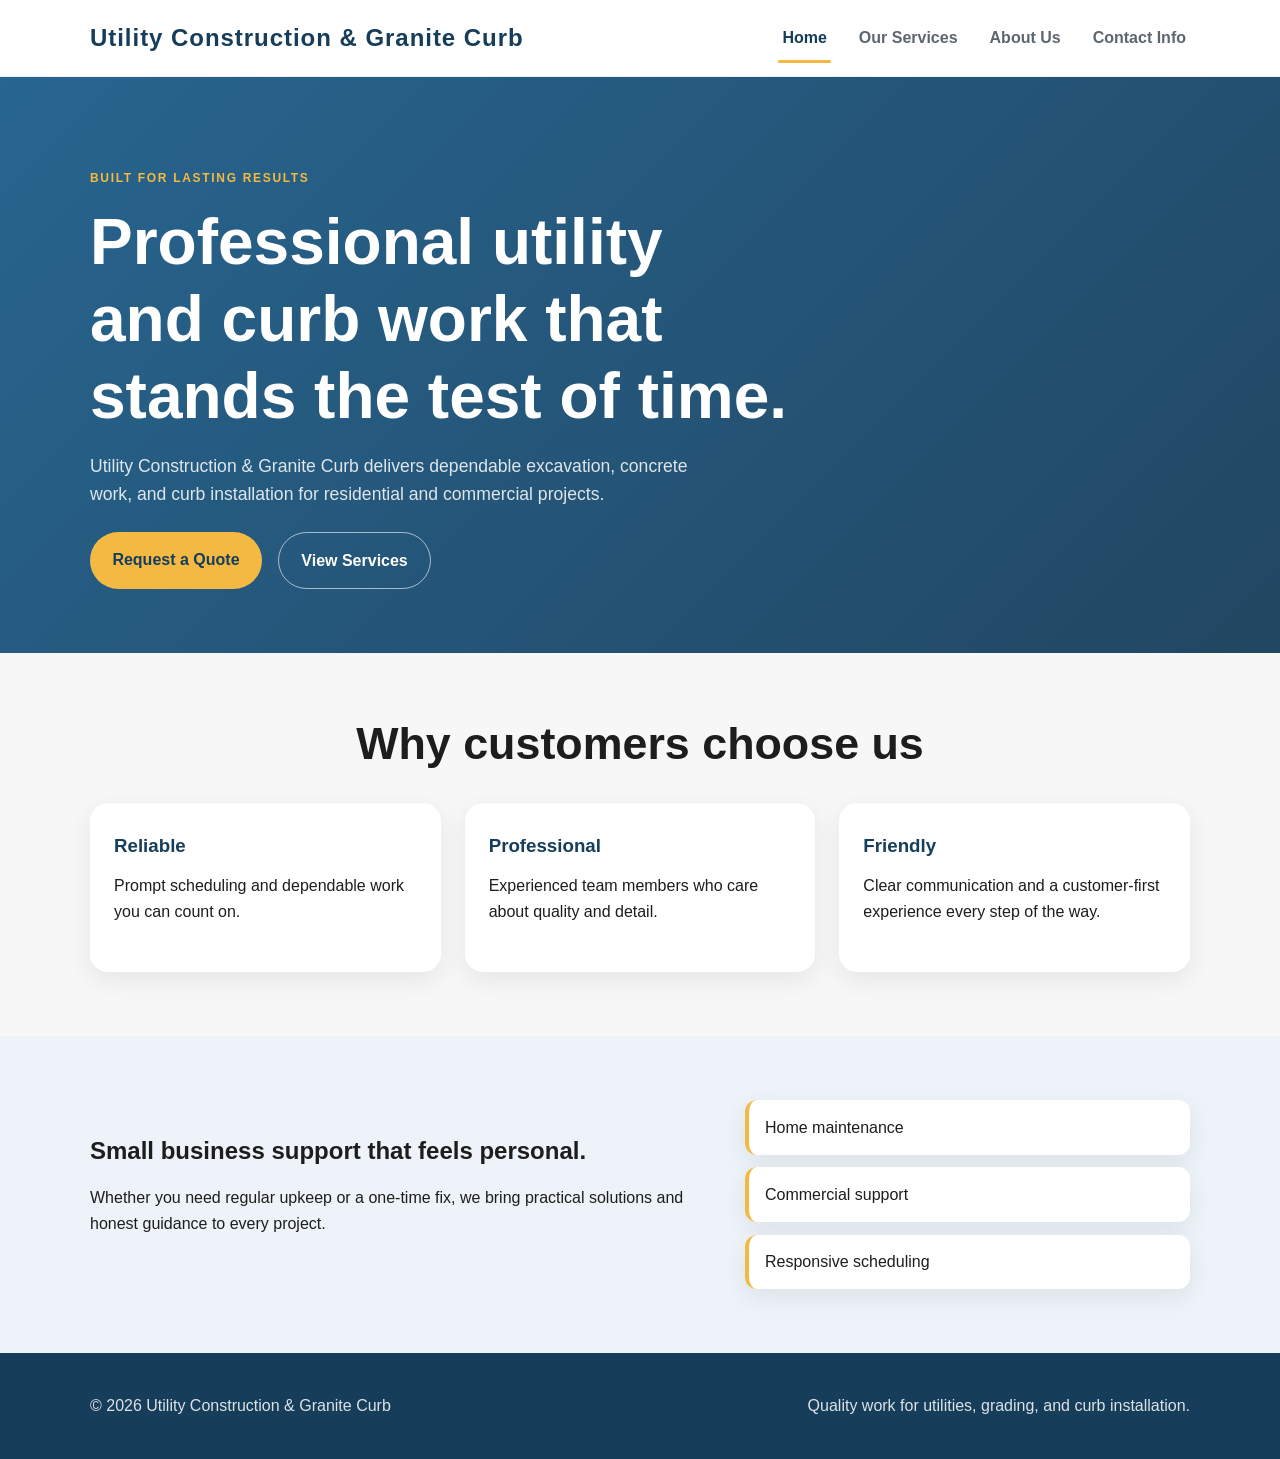
<file: index.html>
<!DOCTYPE html>
<html lang="en">
  <head>
    <meta charset="UTF-8" />
    <meta name="viewport" content="width=device-width, initial-scale=1.0" />
    <title>Utility Construction & Granite Curb | Home</title>
    <meta
      name="description"
      content="Utility Construction & Granite Curb provides professional utility excavation, grading, and granite curb installation services."
    />
    <link rel="stylesheet" href="styles.css" />
  </head>
  <body>
    <header class="site-header">
      <div class="container nav-wrap">
        <div class="logo">Utility Construction & Granite Curb</div>
        <nav class="main-nav" aria-label="Main navigation">
          <a href="index.html" class="active">Home</a>
          <a href="services.html">Our Services</a>
          <a href="about.html">About Us</a>
          <a href="contact.html">Contact Info</a>
        </nav>
      </div>
    </header>

    <main>
      <section class="hero">
        <div class="container hero-content">
          <div>
            <p class="eyebrow">Built for lasting results</p>
            <h1>Professional utility and curb work that stands the test of time.</h1>
            <p class="lead">
              Utility Construction & Granite Curb delivers dependable excavation,
              concrete work, and curb installation for residential and commercial projects.
            </p>
            <div class="cta-row">
              <a class="button primary" href="contact.html">Request a Quote</a>
              <a class="button secondary" href="services.html">View Services</a>
            </div>
          </div>
        </div>
      </section>

      <section class="features">
        <div class="container">
          <h2>Why customers choose us</h2>
          <div class="feature-grid">
            <article class="feature-card">
              <h3>Reliable</h3>
              <p>Prompt scheduling and dependable work you can count on.</p>
            </article>
            <article class="feature-card">
              <h3>Professional</h3>
              <p>Experienced team members who care about quality and detail.</p>
            </article>
            <article class="feature-card">
              <h3>Friendly</h3>
              <p>Clear communication and a customer-first experience every step of the way.</p>
            </article>
          </div>
        </div>
      </section>

      <section class="info-band">
        <div class="container info-grid">
          <div>
            <h2>Small business support that feels personal.</h2>
            <p>
              Whether you need regular upkeep or a one-time fix, we bring practical
              solutions and honest guidance to every project.
            </p>
          </div>
          <div class="mini-list">
            <ul>
              <li>Home maintenance</li>
              <li>Commercial support</li>
              <li>Responsive scheduling</li>
            </ul>
          </div>
        </div>
      </section>
    </main>

    <footer class="site-footer">
      <div class="container footer-wrap">
        <p>© 2026 Utility Construction & Granite Curb</p>
        <p>Quality work for utilities, grading, and curb installation.</p>
      </div>
    </footer>
  </body>
</html>
</file>
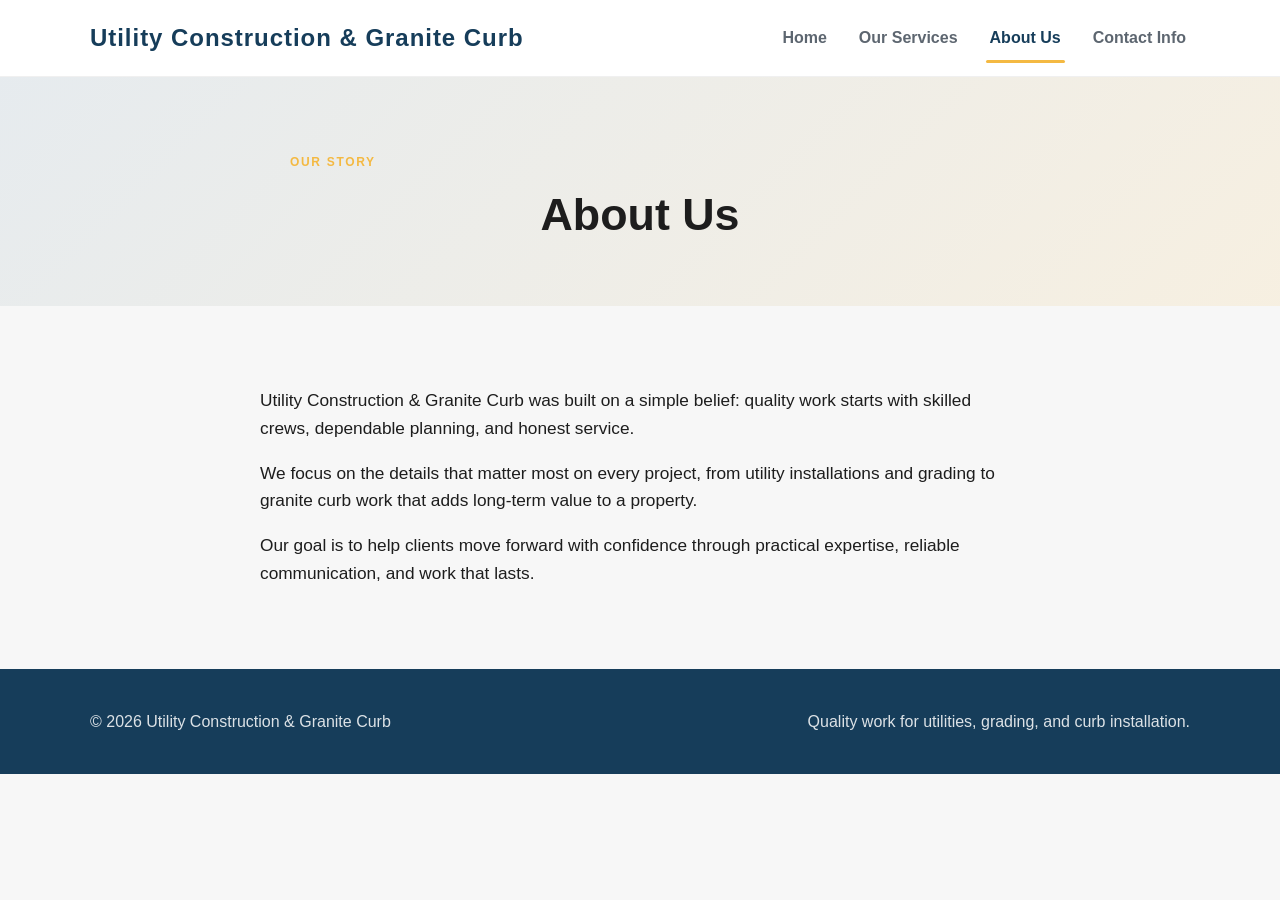
<file: about.html>
<!DOCTYPE html>
<html lang="en">
  <head>
    <meta charset="UTF-8" />
    <meta name="viewport" content="width=device-width, initial-scale=1.0" />
    <title>Utility Construction & Granite Curb | About Us</title>
    <meta
      name="description"
      content="Learn more about Utility Construction & Granite Curb and our commitment to quality utility and curb work."
    />
    <link rel="stylesheet" href="styles.css" />
  </head>
  <body>
    <header class="site-header">
      <div class="container nav-wrap">
        <div class="logo">Utility Construction & Granite Curb</div>
        <nav class="main-nav" aria-label="Main navigation">
          <a href="index.html">Home</a>
          <a href="services.html">Our Services</a>
          <a href="about.html" class="active">About Us</a>
          <a href="contact.html">Contact Info</a>
        </nav>
      </div>
    </header>

    <main>
      <section class="page-banner">
        <div class="container small-container">
          <p class="eyebrow">Our story</p>
          <h1>About Us</h1>
        </div>
      </section>

      <section class="content-section">
        <div class="container text-block">
          <p>
            Utility Construction & Granite Curb was built on a simple belief: quality
            work starts with skilled crews, dependable planning, and honest service.
          </p>
          <p>
            We focus on the details that matter most on every project, from utility
            installations and grading to granite curb work that adds long-term value to
            a property.
          </p>
          <p>
            Our goal is to help clients move forward with confidence through practical
            expertise, reliable communication, and work that lasts.
          </p>
        </div>
      </section>
    </main>

    <footer class="site-footer">
      <div class="container footer-wrap">
        <p>© 2026 Utility Construction & Granite Curb</p>
        <p>Quality work for utilities, grading, and curb installation.</p>
      </div>
    </footer>
  </body>
</html>
</file>
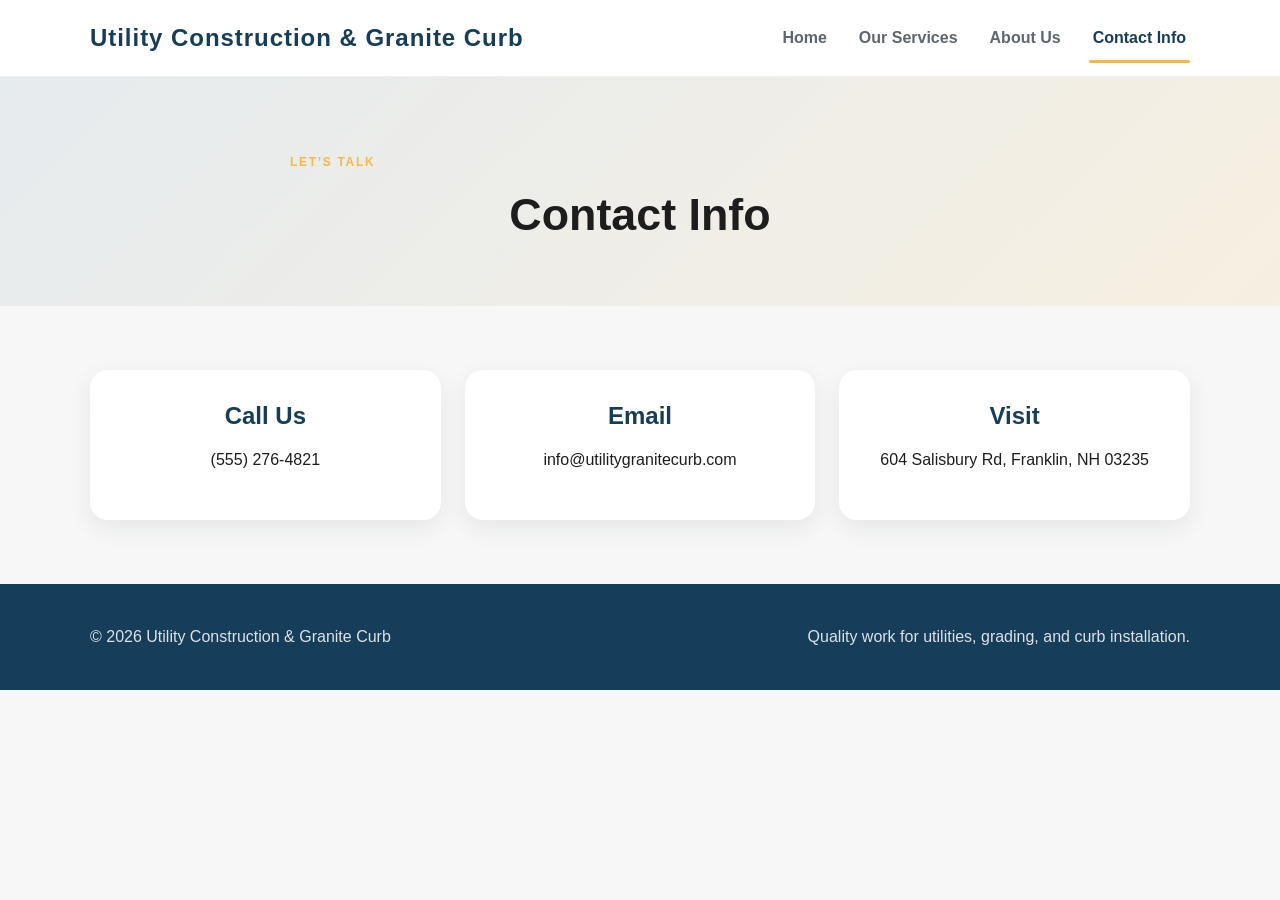
<file: contact.html>
<!DOCTYPE html>
<html lang="en">
  <head>
    <meta charset="UTF-8" />
    <meta name="viewport" content="width=device-width, initial-scale=1.0" />
    <title>Utility Construction & Granite Curb | Contact</title>
    <meta
      name="description"
      content="Contact Utility Construction & Granite Curb for utility, excavation, and granite curb services."
    />
    <link rel="stylesheet" href="styles.css" />
  </head>
  <body>
    <header class="site-header">
      <div class="container nav-wrap">
        <div class="logo">Utility Construction & Granite Curb</div>
        <nav class="main-nav" aria-label="Main navigation">
          <a href="index.html">Home</a>
          <a href="services.html">Our Services</a>
          <a href="about.html">About Us</a>
          <a href="contact.html" class="active">Contact Info</a>
        </nav>
      </div>
    </header>

    <main>
      <section class="page-banner">
        <div class="container small-container">
          <p class="eyebrow">Let’s talk</p>
          <h1>Contact Info</h1>
        </div>
      </section>

      <section class="content-section">
        <div class="container contact-grid">
          <div class="contact-card">
            <h2>Call Us</h2>
            <p>(555) 276-4821</p>
          </div>
          <div class="contact-card">
            <h2>Email</h2>
            <p>info@utilitygranitecurb.com</p>
          </div>
          <div class="contact-card">
            <h2>Visit</h2>
            <p><a href="https://www.google.com/maps/search/604%C2%A0Salisbury+Rd,+Franklin,+NH+03235?entry=gmail&source=g" target="_blank" rel="noopener noreferrer">604 Salisbury Rd, Franklin, NH 03235</a></p>
          </div>
        </div>
      </section>
    </main>

    <footer class="site-footer">
      <div class="container footer-wrap">
        <p>© 2026 Utility Construction & Granite Curb</p>
        <p>Quality work for utilities, grading, and curb installation.</p>
      </div>
    </footer>
  </body>
</html>
</file>
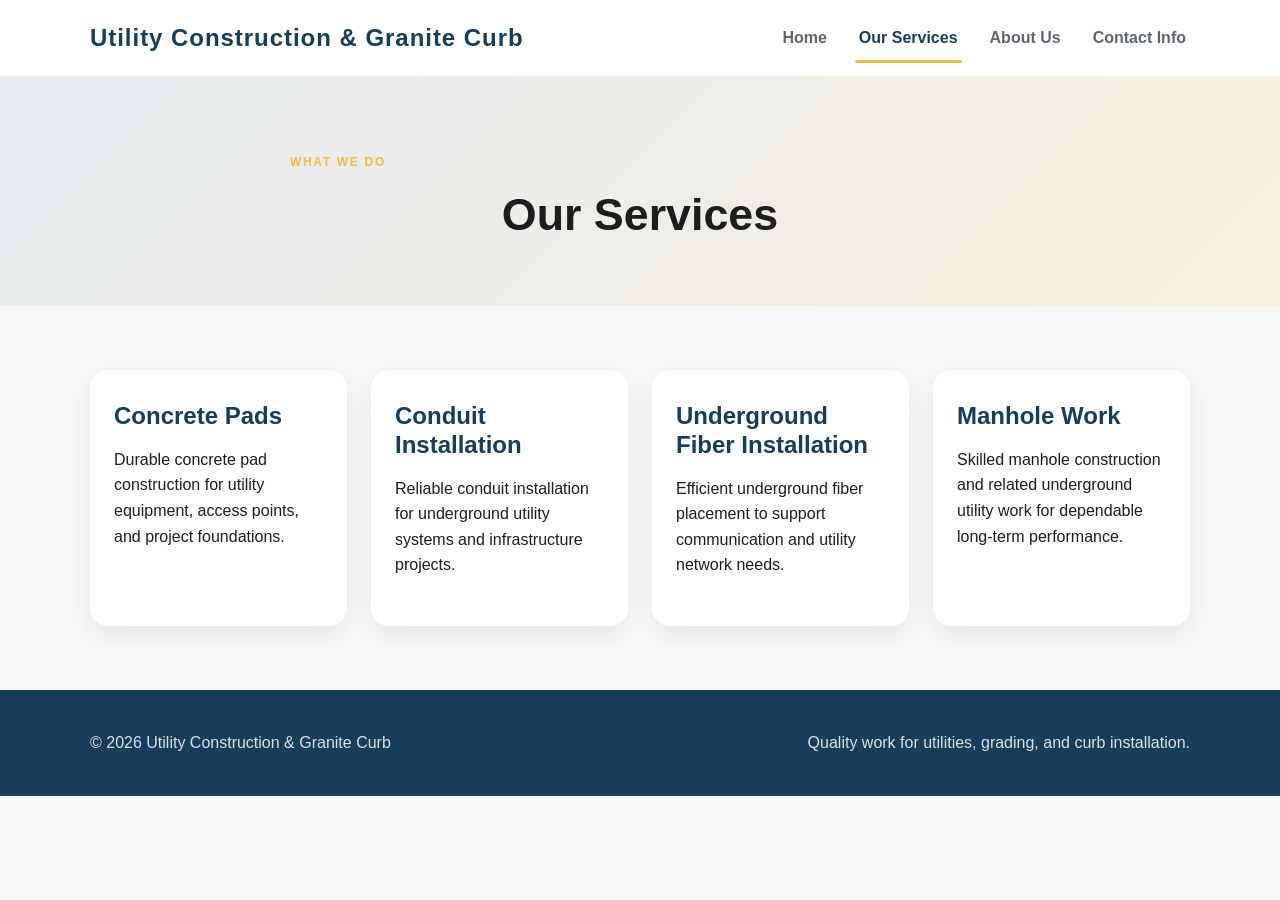
<file: services.html>
<!DOCTYPE html>
<html lang="en">
  <head>
    <meta charset="UTF-8" />
    <meta name="viewport" content="width=device-width, initial-scale=1.0" />
    <title>Utility Construction & Granite Curb | Services</title>
    <meta
      name="description"
      content="Explore the utility, excavation, and granite curb services offered by Utility Construction & Granite Curb."
    />
    <link rel="stylesheet" href="styles.css" />
  </head>
  <body>
    <header class="site-header">
      <div class="container nav-wrap">
        <div class="logo">Utility Construction & Granite Curb</div>
        <nav class="main-nav" aria-label="Main navigation">
          <a href="index.html">Home</a>
          <a href="services.html" class="active">Our Services</a>
          <a href="about.html">About Us</a>
          <a href="contact.html">Contact Info</a>
        </nav>
      </div>
    </header>

    <main>
      <section class="page-banner">
        <div class="container small-container">
          <p class="eyebrow">What we do</p>
          <h1>Our Services</h1>
        </div>
      </section>

      <section class="content-section">
        <div class="container service-grid">
          <article class="service-card">
            <h2>Concrete Pads</h2>
            <p>
              Durable concrete pad construction for utility equipment, access points, and project foundations.
            </p>
          </article>
          <article class="service-card">
            <h2>Conduit Installation</h2>
            <p>
              Reliable conduit installation for underground utility systems and infrastructure projects.
            </p>
          </article>
          <article class="service-card">
            <h2>Underground Fiber Installation</h2>
            <p>
              Efficient underground fiber placement to support communication and utility network needs.
            </p>
          </article>
          <article class="service-card">
            <h2>Manhole Work</h2>
            <p>
              Skilled manhole construction and related underground utility work for dependable long-term performance.
            </p>
          </article>
        </div>
      </section>
    </main>

    <footer class="site-footer">
      <div class="container footer-wrap">
        <p>© 2026 Utility Construction & Granite Curb</p>
        <p>Quality work for utilities, grading, and curb installation.</p>
      </div>
    </footer>
  </body>
</html>
</file>
<file: styles.css>
:root {
  --primary: #1f5f8b;
  --primary-dark: #163d5a;
  --accent: #f4b942;
  --bg: #f7f7f7;
  --text: #1d1d1d;
  --muted: #5d6670;
  --white: #ffffff;
  --card-shadow: 0 8px 24px rgba(20, 38, 52, 0.08);
}

* {
  box-sizing: border-box;
}

html {
  scroll-behavior: smooth;
}

body {
  margin: 0;
  font-family: Arial, Helvetica, sans-serif;
  line-height: 1.6;
  color: var(--text);
  background: var(--bg);
}

a {
  color: inherit;
  text-decoration: none;
}

img {
  max-width: 100%;
  display: block;
}

.container {
  width: min(1100px, calc(100% - 2rem));
  margin: 0 auto;
}

.site-header {
  background: var(--white);
  border-bottom: 1px solid rgba(0, 0, 0, 0.06);
  position: sticky;
  top: 0;
  z-index: 10;
}

.nav-wrap {
  display: flex;
  justify-content: space-between;
  align-items: center;
  min-height: 76px;
}

.logo {
  font-size: 1.5rem;
  font-weight: 700;
  color: var(--primary-dark);
  letter-spacing: 0.04em;
}

.main-nav {
  display: flex;
  gap: 1.5rem;
  align-items: center;
  flex-wrap: wrap;
}

.main-nav a {
  color: var(--muted);
  font-weight: 600;
  padding: 0.75rem 0.25rem;
  position: relative;
}

.main-nav a:hover,
.main-nav a.active {
  color: var(--primary-dark);
}

.main-nav a.active::after,
.main-nav a:hover::after {
  content: "";
  position: absolute;
  left: 0;
  right: 0;
  bottom: 0;
  height: 3px;
  background: var(--accent);
  border-radius: 999px;
}

.hero {
  padding: 5rem 0 4rem;
  background: linear-gradient(135deg, rgba(31, 95, 139, 0.96), rgba(22, 61, 90, 0.95));
  color: var(--white);
}

.hero-content {
  display: grid;
  gap: 2rem;
  align-items: center;
}

.eyebrow {
  text-transform: uppercase;
  letter-spacing: 0.14em;
  font-size: 0.75rem;
  font-weight: 700;
  color: var(--accent);
  margin-bottom: 1rem;
}

h1,
h2,
h3 {
  margin-top: 0;
  line-height: 1.2;
}

.hero h1 {
  font-size: clamp(2.4rem, 5vw, 4rem);
  margin-bottom: 1rem;
  max-width: 700px;
}

.lead {
  font-size: 1.1rem;
  max-width: 620px;
  color: rgba(255, 255, 255, 0.85);
}

.cta-row {
  display: flex;
  gap: 1rem;
  flex-wrap: wrap;
  margin-top: 1.5rem;
}

.button {
  display: inline-block;
  padding: 0.9rem 1.4rem;
  border-radius: 999px;
  font-weight: 700;
  transition: transform 0.2s ease;
}

.button:hover {
  transform: translateY(-1px);
}

.button.primary {
  background: var(--accent);
  color: var(--primary-dark);
}

.button.secondary {
  background: transparent;
  border: 1px solid rgba(255, 255, 255, 0.6);
  color: var(--white);
}

.features,
.content-section {
  padding: 4rem 0;
}

.features h2,
.page-banner h1 {
  text-align: center;
  margin-bottom: 2rem;
  font-size: clamp(2rem, 4vw, 2.8rem);
}

.feature-grid,
.service-grid,
.contact-grid {
  display: grid;
  gap: 1.5rem;
  grid-template-columns: repeat(auto-fit, minmax(220px, 1fr));
}

.feature-card,
.service-card,
.contact-card {
  background: var(--white);
  border-radius: 18px;
  box-shadow: var(--card-shadow);
  padding: 2rem 1.5rem;
}

.feature-card h3,
.service-card h2,
.contact-card h2 {
  color: var(--primary-dark);
  margin-bottom: 0.75rem;
}

.info-band {
  background: #edf3f8;
  padding: 4rem 0;
}

.info-grid {
  display: grid;
  grid-template-columns: 1.4fr 1fr;
  gap: 2rem;
  align-items: center;
}

.mini-list ul {
  list-style: none;
  padding: 0;
  margin: 0;
  display: grid;
  gap: 0.8rem;
}

.mini-list li {
  background: var(--white);
  border-radius: 12px;
  padding: 0.9rem 1rem;
  border-left: 4px solid var(--accent);
  box-shadow: var(--card-shadow);
}

.page-banner {
  padding: 4rem 0 2rem;
  background: linear-gradient(135deg, rgba(31, 95, 139, 0.08), rgba(244, 185, 66, 0.12));
}

.small-container {
  max-width: 700px;
}

.text-block {
  max-width: 760px;
  font-size: 1.08rem;
}

.contact-card {
  text-align: center;
}

.site-footer {
  background: var(--primary-dark);
  color: rgba(255, 255, 255, 0.85);
  padding: 1.5rem 0;
}

.footer-wrap {
  display: flex;
  justify-content: space-between;
  gap: 1rem;
  flex-wrap: wrap;
}

@media (max-width: 700px) {
  .nav-wrap {
    flex-direction: column;
    justify-content: center;
    padding: 1rem 0;
  }

  .main-nav {
    justify-content: center;
  }

  .hero {
    padding-top: 4rem;
  }

  .info-grid {
    grid-template-columns: 1fr;
  }
}
</file>
